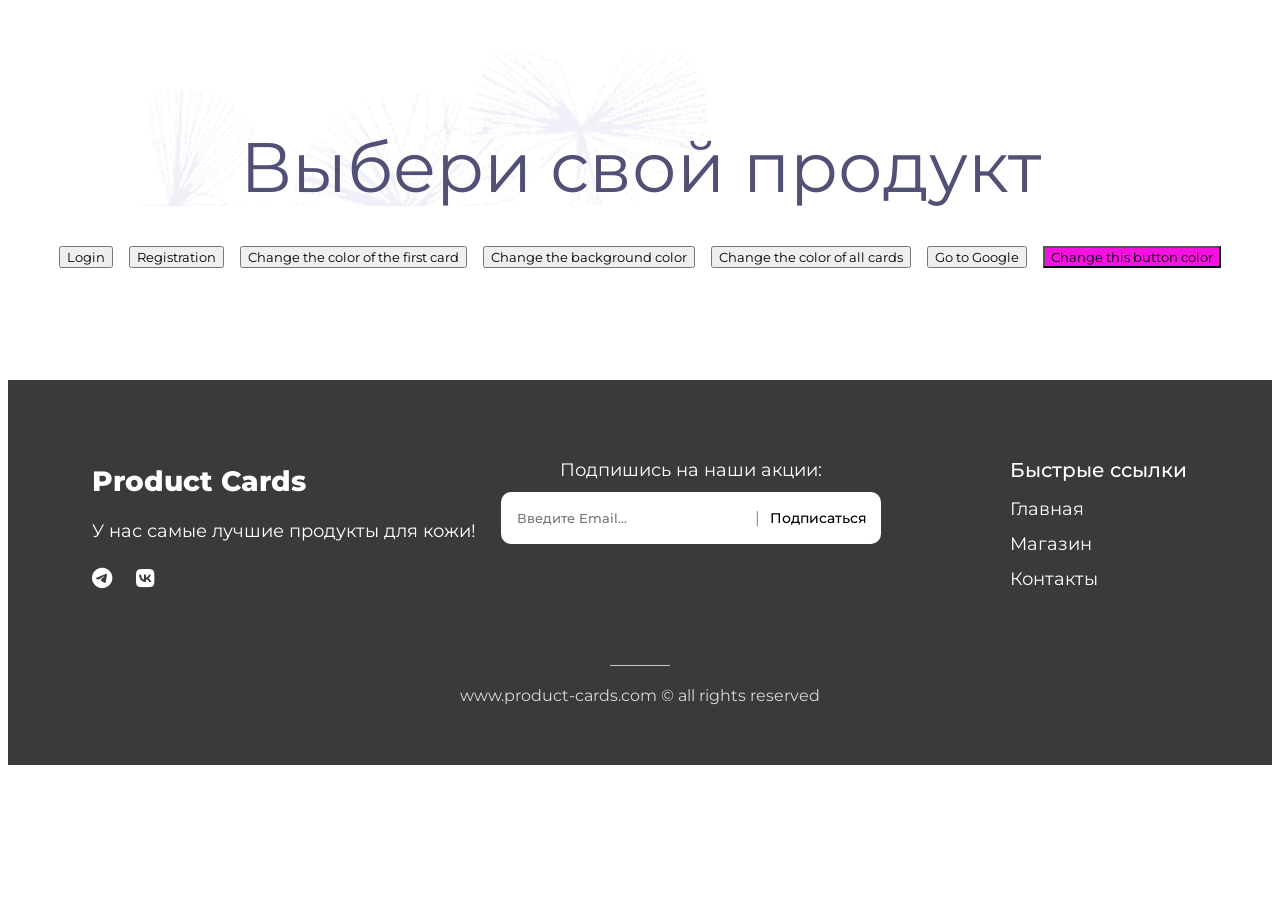
<file: html/index.html>
<!doctype html>
<html lang="en">
  <head>
    <meta charset="UTF-8" />
    <link rel="preconnect" href="https://fonts.googleapis.com" />
    <link rel="preconnect" href="https://fonts.gstatic.com" crossorigin />
    <link
      href="https://fonts.googleapis.com/css2?family=Montserrat:ital,wght@0,100..900;1,100..900&display=swap"
      rel="stylesheet"
    />
    <link rel="stylesheet" href="../style/style.css" />
    <link
      rel="stylesheet"
      href="https://cdnjs.cloudflare.com/ajax/libs/font-awesome/6.5.0/css/all.min.css"
    />
    <title>Product shop</title>
  </head>
  <body style="font-family: 'Montserrat'">
    <div class="page">
      <h1 class="page-title">Выбери свой продукт</h1>
    </div>
  
</html>
<div class="overlay" id="overlay"></div>
<div class="modalwindow" id="registration-modal">
  <div class="modalwindow-content">
    <button class="modalwindow-close-button">×</button>

    <form id="registration-form">
      <h2 class="registration-form-title">Регистрация</h2>
      <p>
        <label for="reg-name">Введите имя:</label>
        <input type="text" name="name" id="reg-name" placeholder="Имя" required />
      </p>
      <p>
        <label for="reg-second-name">Введите фамилию:</label>
        <input type="text" name="secondName" id="reg-second-name" placeholder="Фамилия" required />
      </p>
      <p>
        <label for="reg-birth-date">Дата Рождения:</label>
        <input type="date" name="birthDate" id="reg-birth-date" required />
      </p>
      <p>
        <label for="reg-login">Логин</label>
        <input type="text" name="login" id="reg-login" placeholder="логин" required />
      </p>
      <p>
        <label for="reg-password">Пароль</label>
        <input type="password" name="password" id="reg-password" placeholder="пароль" required />
      </p>
      <p>
        <label for="reg-confirm-password">Подтвердите пароль</label>
        <input type="password" name="confirmPassword" id="reg-confirm-password" placeholder="подтвердите пароль" required/>
      </p>
      <button class="submit-form-button" type="submit">Зарегистрироваться</button>
    </form>
  </div>
</div>

<div class="modalwindow" id="login-modal">
  <div class="modalwindow-content">
    <button class="modalwindow-close-button">×</button>
    <form class="login-form" id="login-form">
      <h2 class="login-form-label">Логин</h2>
        <p>
          <label for="login-username">Username</label>
          <input type="text" name="login" id="login-username" placeholder="username" autocomplete="username" required />
        </p>
        <p>
          <label for="login-password">Password</label>
          <input type="password" name="password" id="login-password" placeholder="password" autocomplete="current-password" required />
        </p>
      <button type="submit">Login</button>
    </form>
  </div>
</div>

<div class="color-change-buttons">
  <button class="login-button" id="login-button">Login</button>
  <button class="registration-button" id="registration-button">Registration</button>
  <button id="recolor-first-card-button">
    Change the color of the first card
  </button>
  <button class="recolor-backround-button">
    Change the background color
  </button>
  <button class="recolor-all-card-button">
    Change the color of all cards
  </button>
  <button id="open-google-button">Go to Google</button>
  <button class="recolor-button-color">Change this button color</button>
</div>

      <div class="product-card-wrapper" id="product-list"></div>

      <template id="product-template">
        <div class="product-card">
          <img
            class="product-card__img product-image"
            width="290"
            height="245"
          />
          <p class="product-card__for-normal-skin product-type"></p>
          <h3 class="product-card__title product-title"></h3>
          <p class="product-card__description product-description"></p>
          <span class="product-card__cream-composition">Composition:</span>
          <ul class="product-card__composition product-composition"></ul>
          <div class="product-card__price-wrapper">
            <span class="product-card__price-text">Price</span>
            <span class="product-card__price product-price"></span>
          </div>
        </div>
      </template>
    </div>

    <footer class="footer">
      <div class="footers-container">
        <div class="footers-top">
          <div class="footers-brand">
            <p class="footers-logo">Product Cards</p>
            <p class="footer-description">
              У нас самые лучшие продукты для кожи!
            </p>
            <div class="social-icons">
              <a href="https://t.me/SoulGooddman" target="_blank">
                <i class="fa-brands fa-telegram"></i>
              </a>
              <a href="https://vk.com" target="_blank">
                <i class="fa-brands fa-vk"></i>
              </a>
            </div>
          </div>

          <form class="subscribe-form">
            <label class="email-box-label">Подпишись на наши акции:</label>
            <div class="email-box">
              <input
                type="email"
                name="email"
                placeholder="Введите Email..."
                required
              />
              <span class="divider">|</span>
              <button type="submit">Подписаться</button>
            </div>
          </form>
          <nav class="menu">
            <p class="menu-title">Быстрые ссылки</p>
            <ul class="fast-links">
              <li><a href="#">Главная</a></li>
              <li><a href="#">Магазин</a></li>
              <li><a href="#">Контакты</a></li>
            </ul>
          </nav>
        </div>
        <div class="footer-bottom">
          <div class="footer-line"></div>
          <p class="footers-copy">
            www.product-cards.com © all rights reserved
          </p>
        </div>
      </div>
    </footer>
    <script type="module" src="../js/main.js"></script>
    <script type="module" src="../js/homework-11/Cafe.js"></script>

  </body>
</html>
</file>
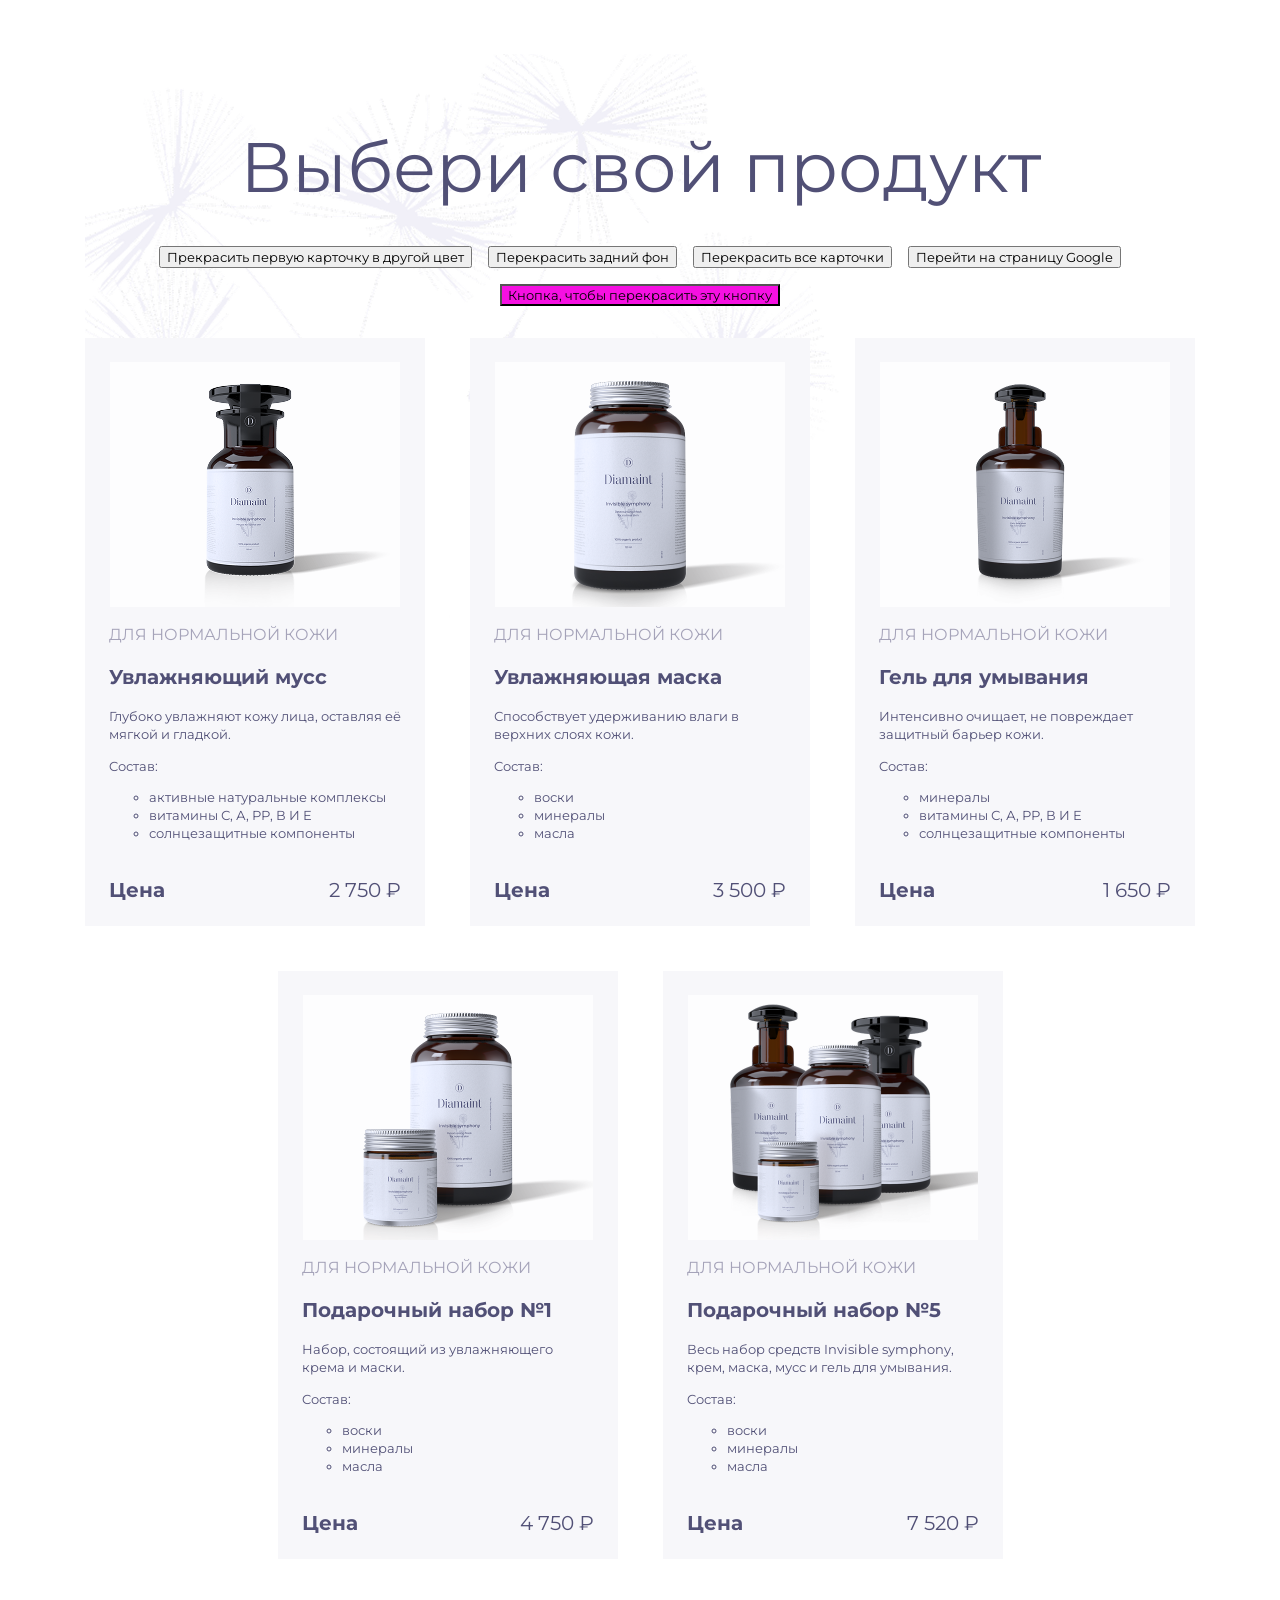
<file: hello.html>
<!doctype html>
<html lang="en">
  <head>
    <meta charset="UTF-8" />
    <link rel="preconnect" href="https://fonts.googleapis.com" />
    <link rel="preconnect" href="https://fonts.gstatic.com" crossorigin />
    <link
      href="https://fonts.googleapis.com/css2?family=Montserrat:ital,wght@0,100..900;1,100..900&display=swap"
      rel="stylesheet"
    />
    <link rel="stylesheet" href="style/style.css" />
  </head>
  <body style="font-family: 'Montserrat'">
    <div class="page">
    <h1 class="page-title">Выбери свой продукт</h1> 
    <div class="color-change-buttons">
    <button id="recolor-first-color-button"> Прекрасить первую карточку в другой цвет</button>
    <button class="recolor-backround-button"> Перекрасить задний фон </button>
    <button class="recolor-all-card-button"> Перекрасить все карточки </button>
    <button id="open-google-button"> Перейти на страницу Google</button>
    <button class="recolor-button-color"> Кнопка, чтобы перекрасить эту кнопку</button>
   </div>
    <div class="product-card-wrapper">
      <div class="product-card">
        <img
          src="images/moisturizing_mousse.png"
          alt="moisturizing mousse"
          width="290px"
          height="245px"
          class="product-card__img"
        />
        <p class="product-card__for-normal-skin">для нормальной кожи</p>
        <h3 class="product-card__title">Увлажняющий мусс</h3>
        <p class="product-card__description">
          Глубоко увлажняют кожу лица, оставляя её мягкой и гладкой.
        </p>
        <span class="product-card__cream-composition">Cостав:</span>
        <ul class="product-card__composition">
          <li class="product-card__cream-ingredients">
            активные натуральные комплексы
          </li>
          <li class="product-card__cream-ingredients">
            витамины С, А, РР, В И Е
          </li>
          <li class="product-card__cream-ingredients">
            солнцезащитные компоненты
          </li>
        </ul>
        <div class="product-card__price-wrapper">
          <span class="product-card__price-text">Цена</span>
          <span class="product-card__price">2 750 &#8381;</span>
        </div>
      </div>

      <div class="product-card">
        <img
          src="images/moisturizing_mask.png"
          alt="moisturizing_mask"
          width="290px"
          height="245px"
          class="product-card__img"
        />
        <p class="product-card__for-normal-skin">для нормальной кожи</p>
        <h3 class="product-card__title">Увлажняющая маска</h3>
        <p class="product-card__description">
          Способствует удерживанию влаги в верхних слоях кожи.
        </p>
        <span class="product-card__cream-composition">Cостав:</span>
        <ul class="product-card__composition">
          <li class="product-card__cream-ingredients">воски</li>
          <li class="product-card__cream-ingredients">минералы</li>
          <li class="product-card__cream-ingredients">масла</li>
        </ul>
        <div class="product-card__price-wrapper">
          <span class="product-card__price-text">Цена</span>
          <span class="product-card__price">3 500 &#8381; </span>
        </div>
      </div>

      <div class="product-card">
        <img
          src="images/cleansing_gel.png"
          alt="Cleansing_gel"
          width="290px"
          height="245px"
          class="product-card__img"
        />
        <p class="product-card__for-normal-skin">для нормальной кожи</p>
        <h3 class="product-card__title">Гель для умывания</h3>
        <p class="product-card__description">
          Интенсивно очищает, не повреждает защитный барьер кожи.
        </p>
        <span class="product-card__cream-composition">Cостав:</span>
        <ul class="product-card__composition">
          <li class="product-card__cream-ingredients">минералы</li>
          <li class="product-card__cream-ingredients">
            витамины С, А, РР, В И Е
          </li>
          <li class="product-card__cream-ingredients">
            солнцезащитные компоненты
          </li>
        </ul>
        <div class="product-card__price-wrapper">
          <span class="product-card__price-text">Цена</span>
          <span class="product-card__price">1 650 &#8381; </span>
        </div>
      </div>

      <div class="product-card">
        <img
          src="images/gift_set_number_one.png"
          alt="gift_set_number_one"
          width="290px"
          height="245px"
          class="product-card__img"
        />
        <p class="product-card__for-normal-skin">для нормальной кожи</p>
        <h3 class="product-card__title">Подарочный набор №1</h3>
        <p class="product-card__description">
          Набор, состоящий из увлажняющего крема и маски.
        </p>
        <span class="product-card__cream-composition">Cостав:</span>
        <ul class="product-card__composition">
          <li class="product-card__cream-ingredients">воски</li>
          <li class="product-card__cream-ingredients">минералы</li>
          <li class="product-card__cream-ingredients">масла</li>
        </ul>
        <div class="product-card__price-wrapper">
          <span class="product-card__price-text">Цена</span>
          <span class="product-card__price">4 750 &#8381;</span>
        </div>
      </div>

      <div class="product-card">
        <img
          src="images/gift_set_number_five.png"
          alt="gift_set _number_five"
          width="290px"
          height="245px"
          class="product-card__img"
        />
        <p class="product-card__for-normal-skin">для нормальной кожи</p>
        <h3 class="product-card__title">Подарочный набор №5</h3>
        <p class="product-card__description">
          Весь набор средств Invisible symphony, крем, маска, мусс и гель для
          умывания.
        </p>
        <span class="product-card__cream-composition">Cостав:</span>
        <ul class="product-card__composition">
          <li class="product-card__cream-ingredients">воски</li>
          <li class="product-card__cream-ingredients">минералы</li>
          <li class="product-card__cream-ingredients">масла</li>
        </ul>
        <div class="product-card__price-wrapper">
          <span class="product-card__price-text">Цена</span>
          <span class="product-card__price">7 520 &#8381;</span>
        </div>
      </div>
    </div>
    </div>
    <script src="js/script.js"></script>
  </body>
</html>
</file>
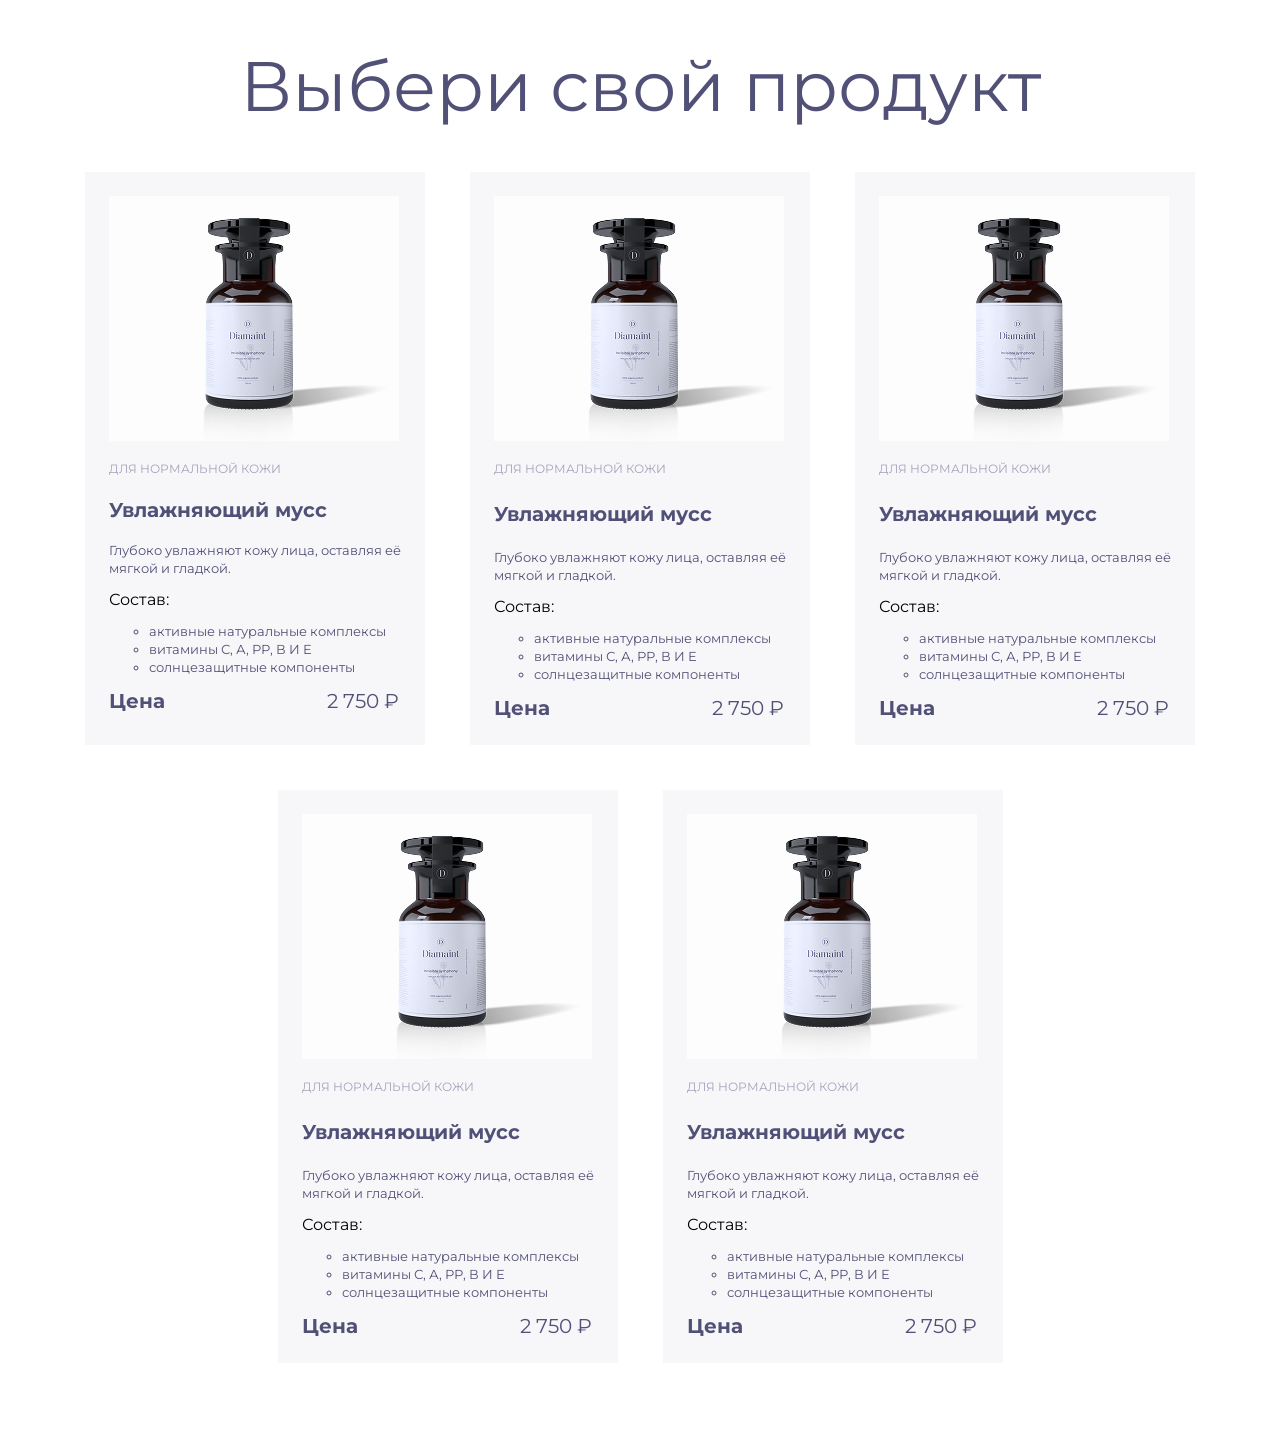
<file: products.html>
<!doctype html>
<html lang="en">
  <head>
    <meta charset="UTF-8" />
    <link rel="preconnect" href="https://fonts.googleapis.com" />
    <link rel="preconnect" href="https://fonts.gstatic.com" crossorigin />
    <link
      href="https://fonts.googleapis.com/css2?family=Montserrat:ital,wght@0,100..900;1,100..900&display=swap"
      rel="stylesheet"
    />
    <link rel="stylesheet" href="style/styles.css" />
  </head>
  <div class="page">
  <body>
    <h1 class="page-title">Выбери свой продукт</h1>
    <div class="product-card-wrapper">
      <div class="product-card">
        <img
          src="images/moisturizing_mousse.png"
          class="moisturizing-mousse"
          alt="Moisturizing mousse"
          height="245"
          width="290"
        />
        <p class="product-card__type-of-skin">для нормальной кожи</p>
        <h2 class="product-card__title">Увлажняющий мусс</h2>
        <p class="product-card__description">Глубоко увлажняют кожу лица, оставляя её мягкой и гладкой.</p>
        <span>Состав:</span>
        <ul class="product-card__composition"> 
          <li>активные натуральные комплексы</li>
          <li>витамины С, А, РР, В И Е</li>
          <li>солнцезащитные компоненты</li>
        </ul>
        <div class="product-card__price-wrapper">
          <span class="product-card__price-text">Цена</span>
          <span class="product-card__price">2 750 &#8381;</span>
        </div>
      </div>
            <div class="product-card">
        <img
          src="images/moisturizing_mousse.png"
          class="moisturizing-mousse"
          alt="Moisturizing mousse"
          height="245"
          width="290"
        />
        <p class="product-card__type-of-skin">для нормальной кожи</p>
        <h3 class="product-card__title">Увлажняющий мусс</h3>
        <p class="product-card__description">Глубоко увлажняют кожу лица, оставляя её мягкой и гладкой.</p>
        <span>Состав:</span>
        <ul class="product-card__composition"> 
          <li>активные натуральные комплексы</li>
          <li>витамины С, А, РР, В И Е</li>
          <li>солнцезащитные компоненты</li>
        </ul>
        <div class="product-card__price-wrapper">
          <span class="product-card__price-text">Цена</span>
          <span class="product-card__price">2 750 &#8381;</span>
        </div>
      </div>
            <div class="product-card">
        <img
          src="images/moisturizing_mousse.png"
          class="moisturizing-mousse"
          alt="Moisturizing mousse"
          height="245"
          width="290"
        />
        <p class="product-card__type-of-skin">для нормальной кожи</p>
        <h3 class="product-card__title">Увлажняющий мусс</h3>
        <p class="product-card__description">Глубоко увлажняют кожу лица, оставляя её мягкой и гладкой.</p>
        <span>Состав:</span>
        <ul class="product-card__composition"> 
          <li>активные натуральные комплексы</li>
          <li>витамины С, А, РР, В И Е</li>
          <li>солнцезащитные компоненты</li>
        </ul>
        <div class="product-card__price-wrapper">
          <span class="product-card__price-text">Цена</span>
          <span class="product-card__price">2 750 &#8381;</span>
        </div>
      </div>
            <div class="product-card">
        <img
          src="images/moisturizing_mousse.png"
          class="moisturizing-mousse"
          alt="Moisturizing mousse"
          height="245"
          width="290"
        />
        <p class="product-card__type-of-skin">для нормальной кожи</p>
        <h3 class="product-card__title">Увлажняющий мусс</h3>
        <p class="product-card__description">Глубоко увлажняют кожу лица, оставляя её мягкой и гладкой.</p>
        <span>Состав:</span>
        <ul class="product-card__composition"> 
          <li>активные натуральные комплексы</li>
          <li>витамины С, А, РР, В И Е</li>
          <li>солнцезащитные компоненты</li>
        </ul>
        <div class="product-card__price-wrapper">
          <span class="product-card__price-text">Цена</span>
          <span class="product-card__price">2 750 &#8381;</span>
        </div>
      </div>
            <div class="product-card">
        <img
          src="images/moisturizing_mousse.png"
          class="moisturizing-mousse"
          alt="Moisturizing mousse"
          height="245"
          width="290"
        />
        <p class="product-card__type-of-skin">для нормальной кожи</p>
        <h3 class="product-card__title">Увлажняющий мусс</h3>
        <p class="product-card__description">Глубоко увлажняют кожу лица, оставляя её мягкой и гладкой.</p>
        <span>Состав:</span>
        <ul class="product-card__composition"> 
          <li>активные натуральные комплексы</li>
          <li>витамины С, А, РР, В И Е</li>
          <li>солнцезащитные компоненты</li>
        </ul>
        <div class="product-card__price-wrapper">
          <span class="product-card__price-text">Цена</span>
          <span class="product-card__price">2 750 &#8381;</span>
        </div>
      </div>
    </div>
    </div>
  </body>
</html>
</file>
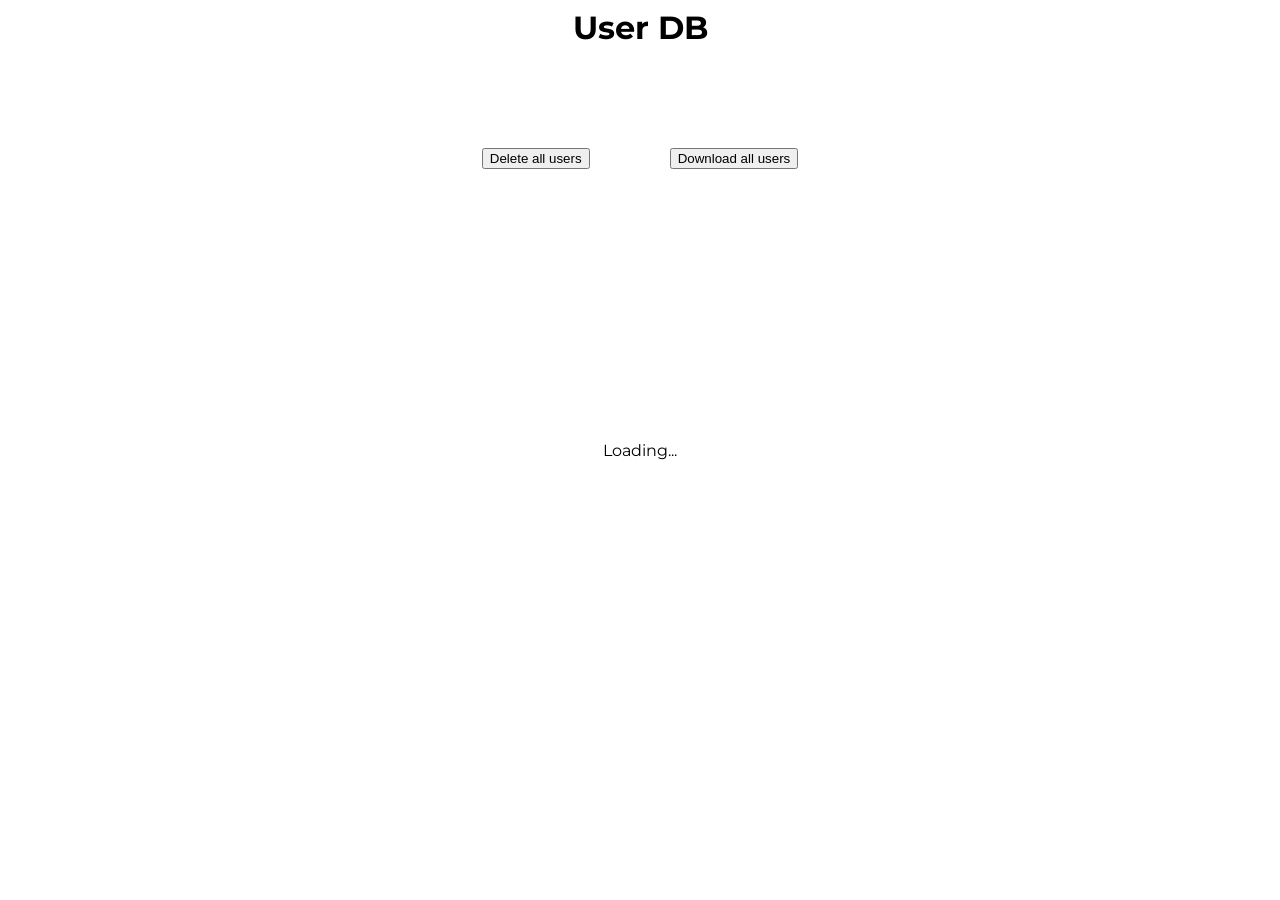
<file: async/async.html>
<html lang="en">
  <head>
    <meta charset="UTF-8" />
    <link rel="preconnect" href="https://fonts.googleapis.com" />
    <link rel="preconnect" href="https://fonts.gstatic.com" crossorigin />
    <link
      href="https://fonts.googleapis.com/css2?family=Montserrat:ital,wght@0,100..900;1,100..900&display=swap"
      rel="stylesheet"
    />
    <link rel="stylesheet" href="./async.css" />
    <link
      rel="stylesheet"
      href="https://cdnjs.cloudflare.com/ajax/libs/font-awesome/6.5.0/css/all.min.css"
    />
    <title>Product shop</title>
  </head>
  <body style="font-family: 'Montserrat'">
    <div class="loader" id="loader">Loading...</div>
    <div class="page">
      <h1 class="page-title">User DB</h1>
      <div id="message" class="message"></div>
      <ul class="user-list" id="user-list"></ul>

      <template id="user-template">
        <div class="user-card">
          <img class="user-image" width="290" height="245" />

          <p class="user-id"></p>
          <p class="user-name"></p>
          <p class="user-surname"></p>
          <p class="user-email"></p>
          <p class="user-age"></p>
          <p class="user-isActive"></p>
          <p class="user-role"></p>

          <button class="user-deleteButton">Delete</button>
        </div>
      </template>

      <div class="container-buttons">
        <button id="delete-all-users-button">Delete all users</button>
        <button id="get-all-users-button">Download all users</button>
      </div>
    </div>
    <script type="module" src="../js/main.js"></script>
  </body>
</html>
</file>
<file: style/style.css>
* {
  font-family: 'Montserrat';
  box-sizing: border-box;
}

.page {
  width: 1110px;
  margin: 0 auto;
  background-image: url('../images/background_flowers.png');
  background-repeat: no-repeat;
  padding-top: 40px;
  background-size: 790px 697px;
}

.product-card-wrapper {
  display: flex;
  flex-wrap: wrap;
  justify-content: center;
  gap: 45px;
  width: 1110px;
  padding-bottom: 80px;
  margin: 0 auto;
}

.product-card {
  padding: 24px;
  min-height: 573px;
  width: 340px;
  background: #f7f7fa;
}

.page-title {
  font-weight: 400;
  font-size: 70px;
  line-height: 78px;
  color: #515076;
  text-align: center;
  margin: 80px 0 40px;
}

.product-card__img {
  width: 290px;
  display: block;
  margin: 0 auto;
}

.product-card__for-normal-skin {
  text-transform: uppercase;
  color: #a5a3b9;
  line-height: 24px;
}

.product-card__title {
  font-weight: 700;
  line-height: 20px;
  font-size: 20px;
  color: #515076;
}

.product-card__description {
  font-weight: 400;
  font-size: 13px;
  line-height: 18px;
  color: #515076;
}

.product-card__composition {
  list-style-type: circle;
  font-weight: 400;
  font-size: 13px;
  line-height: 18px;
  color: #515076;
}

.product-card__cream-composition {
  font-weight: 400;
  font-size: 13px;
  line-height: 18px;
  color: #515076;
}

.product-card__cream-ingredients {
  font-weight: 400;
  font-size: 13px;
  line-height: 18px;
  color: #515076;
}

.product-card__price-wrapper {
  display: flex;
  justify-content: space-between;
  align-items: baseline;
  margin-top: 36px;
  max-width: 100%;
}

.product-card__price-text {
  width: 56px;
  height: 24px;
  font-style: normal;
  font-weight: 700;
  font-size: 20px;
  line-height: 24px;
  color: #515076;
}

.product-card__price {
  font-style: normal;
  font-weight: 400;
  font-size: 20px;
  line-height: 24px;
  color: #515076;
}

.color-change-buttons {
  display: flex;
  flex-wrap: wrap;
  justify-content: center;
  gap: 16px;
  margin-bottom: 32px;
}

.recolor-button-color {
  background-color: #f610e2;
}

.secondary-color {
  background-color: aquamarine;
}

.footer {
  width: 100%;
  background-color: #3a3a3a;
  padding: 80px 0 60px;
}

.footers-container {
  max-width: 1728px;
  margin: 0 auto;
  padding: 0 84px;
  box-sizing: border-box;
}

.footers-top {
  display: grid;
  grid-template-columns: 1fr 430px 1fr;
  align-items: start;
}

.footers-brand {
  max-width: 520px;
  justify-self: start;
}

.footers-logo {
  margin: 0 0 16px;
  color: #ffffff;
  font-size: 28px;
  font-weight: 800;
  line-height: 1.54;
}

.footer-description {
  margin: 0 0 24px;
  color: #ffffff;
  font-size: 18px;
  font-weight: 400;
  line-height: 1.4;
  white-space: nowrap;
}

.social-icons {
  display: flex;
  align-items: center;
  gap: 24px;
}

.social-icons a {
  display: inline-flex;
  align-items: center;
  justify-content: center;
  color: #ffffff;
  font-size: 21px;
  text-decoration: none;
  line-height: 1;
}

.subscribe-form {
  width: 380px;
  justify-self: center;
  display: flex;
  flex-direction: column;
  align-items: center;
}

.email-box-label {
  margin-bottom: 10px;
  color: #ffffff;
  font-size: 18px;
  font-weight: 400;
  line-height: 1.2;
  text-align: center;
}

.email-box {
  width: 380px;
  height: 52px;
  background-color: #ffffff;
  border-radius: 10px;
  padding: 0 14px;
  display: flex;
  align-items: center;
  justify-content: space-between;
  box-sizing: border-box;
}

.email-box input {
  flex: 1;
  border: none;
  outline: none;
  background: transparent;
  font-size: 13px;
  font-weight: 500;
  line-height: 1;
  color: rgba(0, 0, 0, 0.75);
}

.email-box button {
  border: none;
  background: transparent;
  cursor: pointer;
  font-size: 14px;
  font-weight: 500;
  line-height: 1;
  color: #000000;
  padding: 0;
}

.divider {
  margin: 0 10px;
  color: #888;
  font-size: 16px;
  line-height: 1;
}

.menu {
  width: 178px;
  justify-self: end;
}

.menu-title {
  margin: 0 0 20px;
  color: #ffffff;
  font-size: 20px;
  font-weight: 500;
  line-height: 1;
}

.fast-links {
  margin: 0;
  padding: 0;
  list-style: none;
}

.fast-links li {
  margin-bottom: 16px;
}

.fast-links a {
  color: #ffffff;
  text-decoration: none;
  font-size: 18px;
  font-weight: 400;
  line-height: 1;
}

.fast-links a:hover {
  text-decoration: underline;
}

.footer-bottom {
  text-align: center;
  margin-top: 60px;
}

.footer-line {
  width: 60px;
  height: 1px;
  background-color: white;
  opacity: 0.7;
  margin: 0 auto 20px;
}

.footers-copy {
  margin: 0;
  color: white;
  font-size: 16px;
  opacity: 0.8;
}

.overlay {
  position: fixed;
  top: 0;
  left: 0;
  width: 100%;
  height: 100%;
  background: rgba(0, 0, 0, 0.5);
  display: none;
  z-index: 10;
}

.overlay-showed {
  display: block;
}

.modalwindow {
  position: fixed;
  top: 50%;
  left: 50%;
  transform: translate(-50%, -50%);
  display: none;
  z-index: 20;
}

.modal-showed {
  display: block;
}

.modalwindow-content {
  background: white;
  padding: 24px;
  border-radius: 12px;
  min-width: 300px;
  position: relative;
  width: 320px;
}

.modalwindow-close-button {
  position: absolute;
  top: 10px;
  right: 12px;
  border: none;
  background: transparent;
  font-size: 24px;
  cursor: pointer;
}

.submit-form-button {
  display: block;
  margin: 0 auto;
}

.registration-form-title {
  text-align: center;
}

.login-form label {
  display: block;
  margin-bottom: 4px;
}

.login-form input {
  display: block;
  width: 100%;
  margin-bottom: 12px;
}

.login-form-label {
  text-align: center;
  margin-bottom: 16px;
}
</file>
<file: style/styles.css>
* {
  font-family: 'Montserrat';
  box-sizing: border-box;
}


.product-card-wrapper {
  display: flex;
  flex-wrap: wrap;
  justify-content: center;
  gap: 45px;
  padding-bottom: 80px;
  width: 1110px;
  margin: 0 auto;
}

.product-card {
width: 340px;
min-height: 573px;
background: #F7F7FA;
padding: 24px;

}

.product-card__img {
width: 290px;
display: block;
margin: 0 auto;
}

.product-card__title {
font-style: normal;
font-weight: 700;
font-size: 20px;
line-height: 27px;
color: #515076;
}

.page-title{
font-weight: 400;
font-size: 70px;
line-height: 78px;
text-align: center;
align-items: center;
color: #515076;
}

.product-card__type-of-skin {
font-weight: 400;
font-size: 12px;
line-height: 24px;
text-transform: uppercase;
color: #A5A3B9;
}

.product-card__description {
font-weight: 400;
font-size: 13px;
line-height: 18px;
color: #515076;
}

.product-card__composition {
list-style-type: circle;
font-weight: 400;
font-size: 13px;
line-height: 18px;
color: #515076;
}

.product-card__price-wrapper {
display:flex;
justify-content: space-between;
width: 290px;
height: 24px;
left: 110px;
top: 932px;
}
.product-card__price-text {
  width: 56px;
  height: 24px;
  font-style: normal;
  font-weight: 700;
  font-size: 20px;
  line-height: 24px;
  color: #515076;
}

.product-card__price {
  font-style: normal;
  font-weight: 400;
  font-size: 20px;
  line-height: 24px;
  color: #515076;
}
</file>
<file: async/async.css>
.page-title {
  text-align: center;
}

.loader {
  position: fixed;
  top: 50%;
  left: 50%;
  transform: translate(-50%, -50%);
  z-index: 20;
  display: none;
}

.showLoader {
  display: block;
}

.user-list {
  display: flex;
  flex-wrap: wrap;
  justify-content: center;
  gap: 45px;
  width: 1110px;
  padding-bottom: 80px;
  margin: 0 auto;
}

.container-buttons {
  display: flex;
  justify-content: center;
  gap: 80px;
}

.message {
  text-align: center;
  margin: 20px 0;
  font-size: 18px;
}

.error-message {
  color: red;
}

.info-message {
  color: green;
}

.user-card {
  border: 1px solid black;
  border-radius: 10px;
  padding: 10px;
  margin: 5px;
  background-color: azure;
}
</file>
